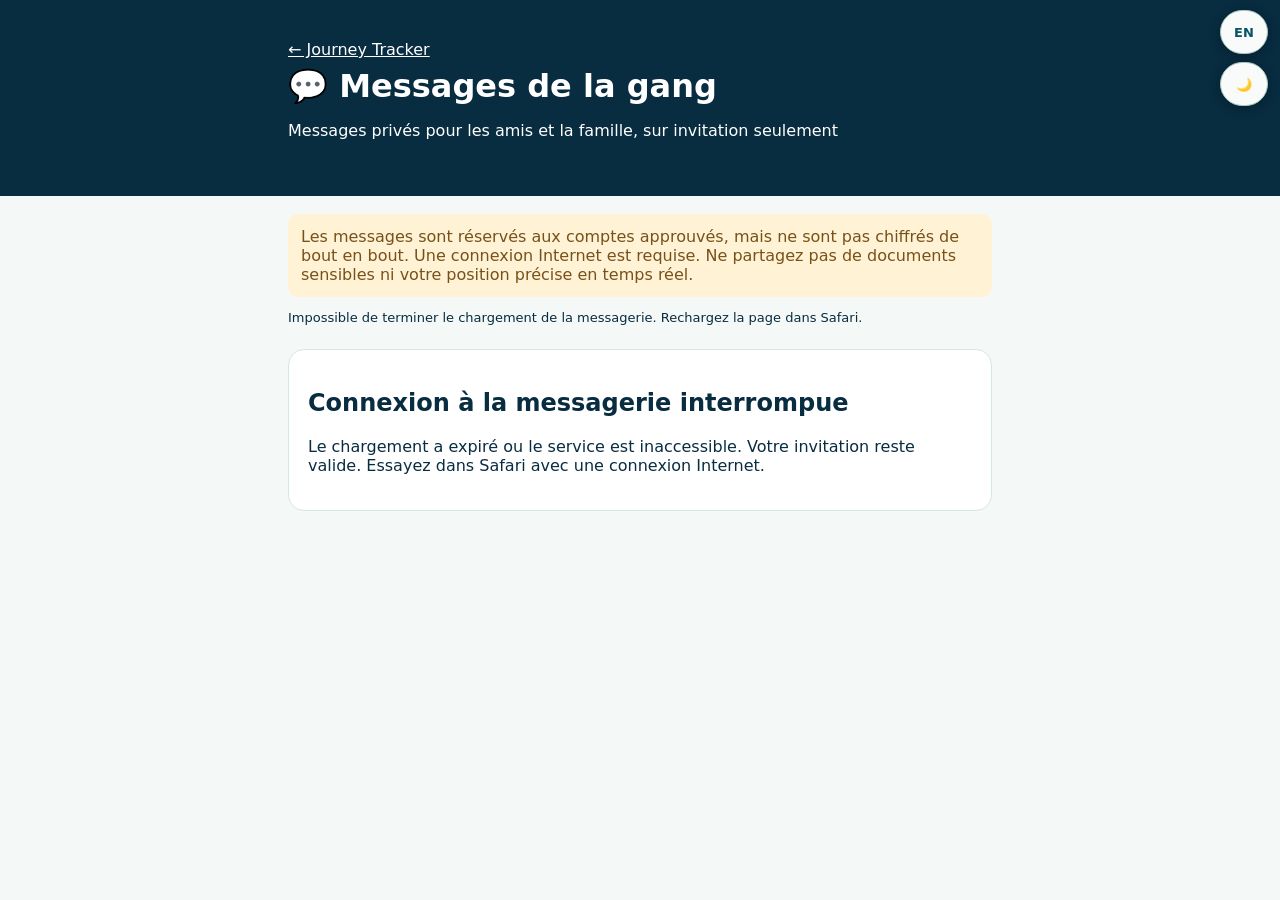
<file: messages.html>
<!doctype html><html lang="fr"><head><meta charset="utf-8"><meta name="viewport" content="width=device-width,initial-scale=1"><meta name="theme-color" content="#082c40"><title>Friends & Family Messages — Journey Tracker</title><style>
*{box-sizing:border-box}body{font:16px system-ui,-apple-system,sans-serif;background:#f4f8f6;color:#082c40;margin:0}header{background:#082c40;color:white;padding:22px 17px}.wrap{max-width:740px;margin:auto;padding:18px}h1{margin:8px 0}a{color:inherit}.card{background:white;border:1px solid #d6e6e1;padding:19px;border-radius:16px;margin:15px 0}.notice{background:#fff2d5;padding:13px;border-radius:10px;color:#78511a}label{display:block;font-weight:650;margin:14px 0 6px}input,textarea{width:100%;font:inherit;padding:12px;border:1px solid #a9c9c2;border-radius:10px}textarea{min-height:84px}button{border:0;background:#0b7b82;color:white;padding:13px 15px;border-radius:10px;font:650 14px system-ui;min-height:45px;cursor:pointer}button:disabled{opacity:.5}.secondary{background:#e8f4f1;color:#0b5961}.actions{display:flex;gap:8px;flex-wrap:wrap;margin:14px 0}.msg{border-bottom:1px solid #e1eeea;padding:14px 0;overflow-wrap:anywhere}.msg small{color:#607e87}.msg p{white-space:pre-wrap;margin:6px 0}.hidden{display:none!important}.hint{color:#54717c;font-size:13px;line-height:1.5}#status{min-height:24px;font-size:13px}#feed{max-height:55vh;overflow-y:auto}button:focus-visible,a:focus-visible{outline:3px solid #e6a568}</style></head><body><header><div class="wrap"><a href="./">← Journey Tracker</a><h1>💬 Friends & Family Messages</h1><p>Invitation-only private messages for friends and family</p></div></header><main class="wrap"><div class="notice">Messages are private to approved accounts, not end-to-end encrypted. They require internet. Avoid sensitive travel documents and real-time whereabouts.</div><p id="status" role="status" aria-live="polite">Chargement de la messagerie privée…</p><section id="unconfigured" class="card hidden"><h2>Private messaging is not connected yet</h2><p>Family invitations and the protected database must be configured before messaging can begin. No messages are publicly accessible here.</p></section><section id="login" class="card hidden"><h2>Connexion par courriel</h2><p class="hint">Entrez le courriel associé à votre invitation. Nous vous enverrons un lien de connexion à usage unique. Aucun mot de passe requis.</p><form id="loginForm"><label for="email">Adresse courriel invitée</label><input id="email" type="email" autocomplete="email" required><div class="actions"><button id="sendLink" type="submit">Recevoir mon lien de connexion</button></div></form><p class="hint">Seuls les comptes invités et approuvés pourront voir les messages. Ouvrez votre lien dans Safari sur cet appareil.</p></section><section id="pending" class="card hidden"><h2>Invitation reconnue</h2><p>Votre compte est connecté. L’organisateur doit encore approuver votre accès à la messagerie familiale.</p><div class="actions"><button id="pendingRefresh" type="button">Vérifier mon accès</button><button id="pendingLogout" type="button" class="secondary">Déconnexion</button></div><p class="hint">Aucun mot de passe n’est nécessaire. Vous pourrez utiliser un lien par courriel lors de votre prochaine connexion.</p></section><section id="board" class="card hidden"><div class="actions" style="justify-content:space-between;align-items:center"><strong id="welcome">Family board</strong><button id="logout" class="secondary">Sign out</button></div><div id="feed" aria-live="polite"><p>Loading messages…</p></div><form id="sendForm"><label for="message">Leave a message for friends and family</label><textarea id="message" maxlength="1000" placeholder="Hello from the Caribbean!" required></textarea><div class="actions"><button id="send" type="submit">Send private message</button><button id="refresh" type="button" class="secondary">Refresh</button></div></form><p class="hint">Messages sync when online. This version does not queue messages offline or provide push notifications.</p></section></main><script src="messages-config.js"></script><script type="module">
const $=id=>document.getElementById(id),status=t=>{$('status').textContent=t},show=id=>{for(const x of ['login','board','unconfigured','pending'])$(x).classList.toggle('hidden',x!==id)};
const cfg=window.JOURNEY_MESSAGES_CONFIG||{};
const limited=(operation,ms=12000)=>Promise.race([operation,new Promise((_,reject)=>setTimeout(()=>reject(new Error('timeout')),ms))]);
if(!/^https:\/\/[a-z0-9-]+\.supabase\.co$/.test(cfg.url||'')||!cfg.publishableKey){show('unconfigured');status('Private board setup required.');}
else {
 try{
 status('Chargement du service de messagerie…');
 const {createClient}=await limited(import('https://esm.sh/@supabase/supabase-js@2.49.8'));
 const client=createClient(cfg.url,cfg.publishableKey,{auth:{persistSession:true,detectSessionInUrl:true,flowType:'implicit'}});
 let user=null;
 async function refresh(){if(!user)return;const {data,error}=await client.from('family_messages').select('id,user_id,body,created_at,family_members(display_name)').order('created_at',{ascending:false}).limit(100);if(error){status('Messages could not be loaded. Check authorization.');return;}const feed=$('feed');feed.replaceChildren();if(!data.length){const p=document.createElement('p');p.textContent='No messages yet. Say hello!';feed.append(p)}for(const msg of data.slice().reverse()){const div=document.createElement('article');div.className='msg';const h=document.createElement('strong');h.textContent=msg.family_members?.display_name||'Family member';const stamp=document.createElement('small');stamp.textContent=' · '+new Date(msg.created_at).toLocaleString();const p=document.createElement('p');p.textContent=msg.body;div.append(h,stamp,p);feed.append(div)}} 
 async function sync(){status('Vérification de votre invitation…');const {data:{user:current}}=await limited(client.auth.getUser());user=current;if(!user){show('login');status('Please sign in with an invited account.');return;}const {data,error}=await limited(client.from('family_members').select('display_name').eq('user_id',user.id).maybeSingle());if(error||!data){show('pending');status('Invitation accepted. Awaiting administrator approval.');return;}show('board');$('welcome').textContent='Hello, '+data.display_name;status('Signed in · private friends and private conversation');await refresh();}
 $('loginForm').onsubmit=async e=>{e.preventDefault();const email=$('email').value.trim(),button=$('sendLink');button.disabled=true;status('Envoi du lien de connexion…');try{const {error}=await limited(client.auth.signInWithOtp({email,options:{emailRedirectTo:'https://hyrad.github.io/journey-tracker/messages.html',shouldCreateUser:false}}));if(error){status('Lien non envoyé. Vérifiez que votre compte a été invité ou attendez avant de réessayer.');return;}status('Si cette adresse correspond à un compte invité, un lien de connexion vient d’être envoyé. Consultez votre boîte courriel.');}catch(e){status('Le service de connexion ne répond pas. Réessayez dans quelques instants.');}finally{button.disabled=false;}};
 $('logout').onclick=async()=>{await client.auth.signOut();user=null;show('login');status('Signed out.');};
 $('refresh').onclick=refresh;
 $('pendingRefresh').onclick=async()=>{try{await sync()}catch(e){status('La vérification a échoué. Réessayez.')}};
 $('pendingLogout').onclick=async()=>{await client.auth.signOut();user=null;show('login');status('Déconnecté.');};
 $('sendForm').onsubmit=async e=>{e.preventDefault();if(!user)return;const body=$('message').value.trim();if(!body||body.length>1000)return;$('send').disabled=true;const {error}=await client.from('family_messages').insert({user_id:user.id,body});$('send').disabled=false;if(error){status('Message not sent. Check your connection and membership.');return;}$('message').value='';status('Message sent to approved family members.');await refresh()};
 await sync();
 }catch(e){show('unconfigured');status('Impossible de terminer le chargement de la messagerie. Rechargez la page dans Safari.');$('unconfigured').querySelector('h2').textContent='Connexion à la messagerie interrompue';$('unconfigured').querySelector('p').textContent='Le chargement a expiré ou le service est inaccessible. Votre invitation reste valide. Essayez dans Safari avec une connexion Internet.';}
}
</script><script src="i18n.js?v=1.5.14"></script><script src="theme.js?v=1.5.12"></script></body></html>
</file>
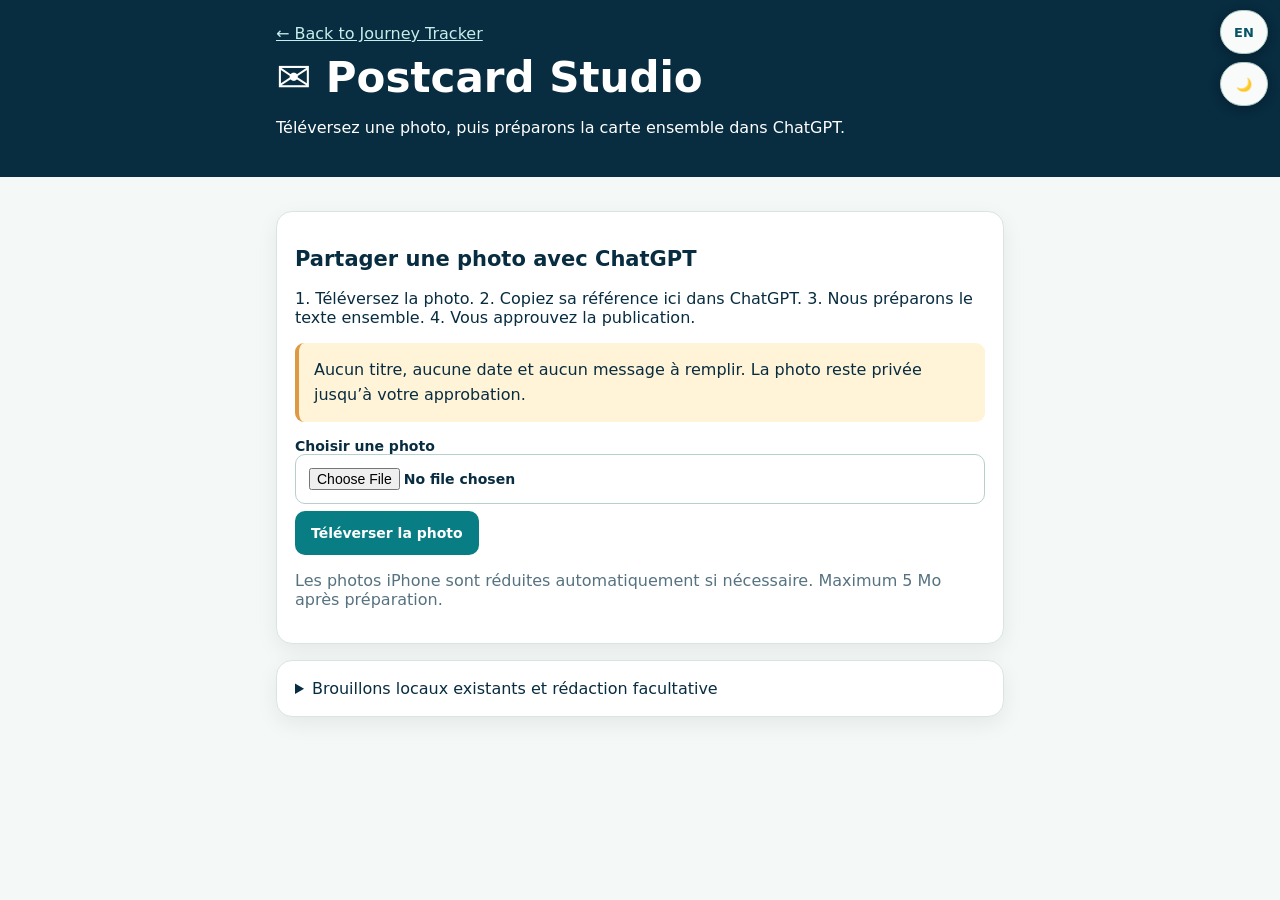
<file: postcard-studio.html>
<!doctype html><html lang="fr"><head><meta charset="utf-8"><meta name="viewport" content="width=device-width,initial-scale=1"><meta name="theme-color" content="#082c40"><title>Postcard Studio — Journey Tracker</title><style>
*{box-sizing:border-box}body{margin:0;background:#f4f8f6;color:#082c40;font:16px system-ui,-apple-system,sans-serif}.wrap{max-width:760px;margin:auto;padding:18px 16px 70px}header{background:#082c40;color:white;padding:24px 16px}header .wrap{padding:0 16px}h1{margin:10px 0 5px;font-size:clamp(28px,5vw,42px)}h2{font-size:21px}.muted{color:#567281}.note{background:#fff3d8;border-left:4px solid #de9942;padding:15px;border-radius:9px;line-height:1.55}.card{background:#fff;border:1px solid #d8e6e1;border-radius:16px;padding:18px;margin:16px 0;box-shadow:0 7px 22px #1231}label{display:block;margin:16px 0 7px;font-weight:700;font-size:14px}input,select,textarea{width:100%;padding:13px;border:1px solid #b7d0cb;border-radius:10px;font:inherit}textarea{min-height:135px;resize:vertical}button,.button{background:#087d84;border:0;color:#fff;padding:12px 16px;border-radius:10px;font:700 14px system-ui;cursor:pointer;display:inline-block;text-decoration:none;min-height:44px}button.secondary,.button.secondary{background:#e7f3ef;color:#075360;border:1px solid #bdd8d1}.actions{display:flex;gap:10px;flex-wrap:wrap;margin-top:18px}.status{margin-top:10px;font-size:13px;color:#326c5f}.draft{border:1px solid #d4e5df;border-radius:12px;padding:12px;margin:10px 0}.draft h3{margin:5px 0}.draft p{white-space:pre-wrap}.draft small{color:#64818a}.preview{background:#edf8f3;padding:15px;border-radius:12px}.preview p{white-space:pre-wrap}a{color:inherit}footer{font-size:12px;color:#5d7780}.photo-preview{width:100%;max-height:340px;object-fit:contain;border-radius:12px;background:#edf8f3;margin-top:12px}.photo-caption{font-size:12px;color:#51717b}.draft img{width:100%;max-width:320px;max-height:220px;object-fit:cover;border-radius:10px;margin-top:10px}.status{overflow-wrap:anywhere}</style></head><body><header><div class="wrap"><a href="./" style="color:#c4efea">← Back to Journey Tracker</a><h1>✉️ Postcard Studio</h1><p>Téléversez une photo, puis préparons la carte ensemble dans ChatGPT.</p></div></header><main class="wrap"><section class="card" data-i18n-skip><h2>Partager une photo avec ChatGPT</h2><p>1. Téléversez la photo. 2. Copiez sa référence ici dans ChatGPT. 3. Nous préparons le texte ensemble. 4. Vous approuvez la publication.</p><p class="note">Aucun titre, aucune date et aucun message à remplir. La photo reste privée jusqu’à votre approbation.</p><section id="upload-editor"><label>Choisir une photo<input id="upload-photo" type="file" accept="image/jpeg,image/png,image/webp"></label><button id="upload-save" type="button">Téléverser la photo</button><p class="muted">Les photos iPhone sont réduites automatiquement si nécessaire. Maximum 5 Mo après préparation.</p><div id="upload-receipt" class="item" hidden><strong>Photo enregistrée en privé ✓</strong><p>Copie la référence ci-dessous et colle-la dans notre conversation ChatGPT.</p><p id="upload-reference" class="muted"></p><button type="button" id="upload-copy">Copier la référence</button></div></section>
<p id="upload-status" role="status" aria-live="polite"></p></section><details class="card"><summary>Brouillons locaux existants et rédaction facultative</summary><div class="note"><strong>Private draft on this device only.</strong> Drafts are saved in this browser's local storage and are not uploaded, shared, or synced. Anyone using this device/browser profile may see them. Clearing browser data may delete them. Only explicitly approved entries added to the public repository can be published. Avoid sensitive details and real-time whereabouts.</div><section class="card"><h2>Write a postcard</h2><form id="editor"><label for="tripStop">Itinerary day / destination</label><select id="tripStop" required><option value="">Choose a cruise day…</option></select><label for="day">Trip date</label><input id="day" type="date" min="2026-10-24" max="2026-11-07" required><label for="headline">Postcard title</label><input id="headline" maxlength="100" placeholder="A beautiful day in Roatán" required><label for="photo">Photo à partager (facultative, 1 photo)</label><input id="photo" type="file" accept="image/jpeg,image/png,image/webp,image/heic,image/heif,image/*"><p class="muted" style="font-size:12px">Photo réduite sur l’appareil avant sauvegarde. Évite les visages ou détails personnels sans accord.</p><label for="photoAlt">Description de la photo (accessibilité)</label><input id="photoAlt" maxlength="160" placeholder="Vue de la plage et de la mer"><label for="message">Message for friends and family</label><textarea id="message" maxlength="3000" placeholder="Share a favorite moment, a place, or a little memory…" required></textarea><div class="actions"><button type="submit">Save private draft</button><button type="button" class="secondary" id="clearEditor">Clear editor</button></div></form><p id="status" class="status" role="status" aria-live="polite"></p></section><section class="card"><h2>Preview</h2><article class="preview"><small id="previewDay">Trip date</small><h3 id="previewTitle">Your postcard title</h3><p id="previewMessage">Your message will appear here.</p><img id="previewPhoto" class="photo-preview" alt="" style="display:none"><p id="previewPhotoAlt" class="photo-caption"></p></article></section><section class="card"><h2>Drafts saved on this device</h2><div id="drafts"><p class="muted">No drafts yet.</p></div></section><footer>Les photos sont sauvegardées localement avec le brouillon (espace limité). Le bouton « Copier pour ChatGPT » prépare le texte à transmettre dans la conversation; il ne publie rien. La photo reste sur cet appareil tant que vous ne la téléversez pas dans la boîte privée. La publication exige une approbation explicite. Do not copy a draft into the public journal until you approve it.</footer></details></main><script>
(()=>{'use strict';const KEY='journey-tracker-private-postcard-drafts-v1';const $=id=>document.getElementById(id);const stops=[['2026-10-24','Fort Lauderdale · Embarkation'],['2026-10-25','At sea'],['2026-10-26','At sea'],['2026-10-27','Roatán'],['2026-10-28','Belize City'],['2026-10-29','Cozumel'],['2026-10-30','At sea'],['2026-10-31','Fort Lauderdale'],['2026-11-01','Celebration Key'],['2026-11-02','At sea'],['2026-11-03','Amber Cove'],['2026-11-04','Grand Turk'],['2026-11-05','At sea'],['2026-11-06','Bimini'],['2026-11-07','Fort Lauderdale · Return']];stops.forEach(([date,place],index)=>{const option=document.createElement('option');option.value=String(index);option.textContent=date+' · '+place;$('tripStop').append(option)});$('tripStop').addEventListener('change',()=>{const i=Number($('tripStop').value);if($('tripStop').value!==''&&stops[i])$('day').value=stops[i][0];updatePreview()});let drafts=[],photoData='';try{const raw=JSON.parse(localStorage.getItem(KEY)||'[]');if(Array.isArray(raw))drafts=raw.filter(d=>d&&typeof d.id==='string'&&typeof d.message==='string').slice(0,50)}catch(e){$('status').textContent='Stored drafts could not be read.'}const save=()=>{try{localStorage.setItem(KEY,JSON.stringify(drafts));return true}catch(e){$('status').textContent='Local save failed. Your browser may have disabled storage.';return false}};const updatePreview=()=>{const image=$('previewPhoto');image.style.display=photoData?'block':'none';if(photoData)image.src=photoData;else image.removeAttribute('src');image.alt=$('photoAlt').value||'Photo du voyage';$('previewPhotoAlt').textContent=photoData?($('photoAlt').value||'Photo du voyage'):'';$('previewDay').textContent=($('tripStop').value!==''?stops[Number($('tripStop').value)]?.[1]+' · ':'')+($('day').value||'Trip date');$('previewTitle').textContent=$('headline').value||'Your postcard title';$('previewMessage').textContent=$('message').value||'Your message will appear here.'};['day','headline','message','photoAlt'].forEach(id=>$(id).addEventListener('input',updatePreview));function render(){const root=$('drafts');root.replaceChildren();if(!drafts.length){const p=document.createElement('p');p.textContent='No drafts yet.';root.append(p);return;}for(const d of drafts){const article=document.createElement('article');article.className='draft';const date=document.createElement('small');date.textContent=d.date+(Number.isInteger(d.dayIndex)&&stops[d.dayIndex]?' · '+stops[d.dayIndex][1]:'');const h=document.createElement('h3');h.textContent=d.title;const photo=document.createElement('img');if(d.photo){photo.src=d.photo;photo.alt=d.photoAlt||'Photo du voyage';photo.loading='lazy'}const body=document.createElement('p');body.textContent=d.message;const actions=document.createElement('div');actions.className='actions';const edit=document.createElement('button');edit.className='secondary';edit.textContent='Edit';edit.onclick=()=>{$('day').value=d.date;$('tripStop').value=Number.isInteger(d.dayIndex)?String(d.dayIndex):String(stops.findIndex(x=>x[0]===d.date));$('headline').value=d.title;$('message').value=d.message;$('photoAlt').value=d.photoAlt||'';photoData=d.photo||'';$('photo').value='';$('editor').dataset.editing=d.id;updatePreview();window.scrollTo({top:0,behavior:'smooth'})};const copy=document.createElement('button');copy.textContent='Copier pour ChatGPT';const feedback=document.createElement('div');feedback.setAttribute('data-i18n-skip','');feedback.setAttribute('aria-live','polite');feedback.className='status';const packet=document.createElement('textarea');packet.readOnly=true;packet.hidden=true;packet.setAttribute('aria-label','Texte de la carte à transmettre à ChatGPT');packet.rows=9;const help=document.createElement('p');help.hidden=true;help.textContent='Collez ce texte dans ChatGPT pour préparer la publication. Cette action ne publie rien.';const upload=document.createElement('a');upload.href='./postcard-upload.html';upload.textContent='Téléverser la photo dans la boîte privée ↗';upload.target='_blank';upload.rel='noopener';upload.hidden=true;copy.onclick=async()=>{const txt='POSTCARD DRAFT — NOT APPROVED FOR PUBLICATION\nDate: '+d.date+'\nItinerary day: '+(Number.isInteger(d.dayIndex)?d.dayIndex:'Not assigned')+'\nTitle: '+d.title+'\nMessage: '+d.message+'\n\nPublication requires explicit approval.';packet.value=txt;packet.hidden=false;help.hidden=false;upload.hidden=!d.photo;feedback.textContent='Texte prêt ci-dessous. Copie en cours…';copy.disabled=true;try{await Promise.race([navigator.clipboard.writeText(txt),new Promise((_,reject)=>setTimeout(()=>reject(Error('Clipboard timeout')),2500))]);feedback.textContent='Texte copié ✓ Collez-le dans ChatGPT. Rien n’a été publié.'}catch(e){feedback.textContent='Copie automatique indisponible. Touchez le texte ci-dessous, sélectionnez tout et copiez-le.';packet.focus();packet.select();}finally{copy.disabled=false;feedback.scrollIntoView({block:'nearest',behavior:'smooth'});}};const remove=document.createElement('button');remove.className='secondary';remove.textContent='Delete';remove.onclick=()=>{if(!confirm('Delete this local draft?'))return;drafts=drafts.filter(x=>x.id!==d.id);if(save())render()};actions.append(edit,copy,remove);article.append(date,h);if(d.photo)article.append(photo);article.append(body,actions,feedback,packet,help,upload);root.append(article)}}$('editor').addEventListener('submit',e=>{e.preventDefault();const date=$('day').value,title=$('headline').value.trim(),message=$('message').value.trim();if(!date||!title||!message)return;const id=$('editor').dataset.editing||String(Date.now());const dayIndex=Number($('tripStop').value);if($('tripStop').value===''||!stops[dayIndex]||stops[dayIndex][0]!==date){$('status').textContent='Choose an itinerary day matching the postcard date.';return;}const entry={id,date,dayIndex,title,message,photo:photoData||'',photoAlt:$('photoAlt').value.trim()};drafts=[entry,...drafts.filter(d=>d.id!==id)].slice(0,50);if(save()){$('editor').dataset.editing=id;$('status').textContent='Brouillon enregistré sur cet appareil ✓ Rien n’a été publié.';render();$('drafts').scrollIntoView({block:'start',behavior:'smooth'})}});$('clearEditor').onclick=()=>{$('editor').reset();photoData='';delete $('editor').dataset.editing;updatePreview()};$('photo').addEventListener('change',async()=>{const file=$('photo').files?.[0];if(!file){photoData='';updatePreview();return}if(!file.type.startsWith('image/')){$('status').textContent='Choisissez une image.';return}if(file.size>18000000){$('status').textContent='Cette photo est trop volumineuse (maximum 18 Mo).';return}try{const bitmap=await createImageBitmap(file),scale=Math.min(1,1200/Math.max(bitmap.width,bitmap.height)),canvas=document.createElement('canvas');canvas.width=Math.round(bitmap.width*scale);canvas.height=Math.round(bitmap.height*scale);canvas.getContext('2d').drawImage(bitmap,0,0,canvas.width,canvas.height);bitmap.close?.();photoData=canvas.toDataURL('image/jpeg',.68);if(photoData.length>680000){$('status').textContent='Photo trop volumineuse après réduction. Essayez une autre image.';photoData=''}else{$('status').textContent='Photo ajoutée au brouillon local. Non publiée.'}updatePreview()}catch(e){photoData='';$('status').textContent='Impossible de lire cette photo. Essayez un JPEG.';updatePreview()}});render();updatePreview()})();
</script><script src="i18n.js?v=1.5.14"></script><script src="theme.js?v=1.5.12"></script><script src="messages-config.js"></script><script type="module">
const $=id=>document.getElementById('upload-'+id),status=t=>$('status').textContent=t,cfg=window.JOURNEY_MESSAGES_CONFIG;
const {createClient}=await import('https://esm.sh/@supabase/supabase-js@2.49.8');
// Isolate from previous magic-link logins: upload always uses anonymous staging policies.
const sb=createClient(cfg.url,cfg.publishableKey,{auth:{persistSession:false,autoRefreshToken:false,detectSessionInUrl:false}});
let reference='';
$('copy').onclick=async()=>{const value='Photo Journey Tracker : '+reference;if(!reference)return;try{await navigator.clipboard.writeText(value);status('Référence copiée. Reviens dans ChatGPT et colle-la ici.')}catch(e){status('Sélectionne la référence affichée et copie-la manuellement.')}};
$('save').onclick=async()=>{const file=$('photo').files[0];if(!file){status('Choisis une photo.');return}
$('save').disabled=true;$('receipt').hidden=true;status('Préparation de la photo…');
let uploadFile=file,ext={'image/jpeg':'jpg','image/png':'png','image/webp':'webp'}[file.type];
try{
if(!ext||file.size>4500000){
 const bitmap=await createImageBitmap(file);
 const scale=Math.min(1,1800/Math.max(bitmap.width,bitmap.height));
 const canvas=document.createElement('canvas');canvas.width=Math.max(1,Math.round(bitmap.width*scale));canvas.height=Math.max(1,Math.round(bitmap.height*scale));
 canvas.getContext('2d').drawImage(bitmap,0,0,canvas.width,canvas.height);bitmap.close?.();
 const blob=await new Promise(resolve=>canvas.toBlob(resolve,'image/jpeg',0.78));
 if(!blob)throw new Error('Image conversion unavailable');
 uploadFile=blob;ext='jpg';
}
if(uploadFile.size>5000000)throw new Error('Photo still too large after resizing');
}catch(e){status('Impossible de préparer cette photo. Essaie une autre image ou une capture d’écran. '+(e?.message||''));$('save').disabled=false;return}
status('Téléversement de la photo en cours…');
const id=crypto.randomUUID(),path='inbox/'+crypto.randomUUID()+'.'+ext;
try{
const uploaded=await sb.storage.from('journey-postcards').upload(path,uploadFile,{contentType:ext==='jpg'?'image/jpeg':file.type,upsert:false});
if(uploaded.error)throw uploaded.error;
// Anonymous INSERT has no SELECT rights. Supply client-generated UUID and do not request a returned row.
const inserted=await sb.from('journey_postcards').insert({id,author_id:null,travel_date:null,title:'Photo en attente',message:'Texte à préparer dans ChatGPT',photo_path:path,photo_alt:'',published:false});
if(inserted.error)throw inserted.error;
reference=id;$('reference').textContent=id;$('receipt').hidden=false;$('photo').value='';status('Téléversement réussi. La photo reste privée jusqu’à ton approbation dans ChatGPT.');
}catch(e){status('Échec du téléversement : '+(e?.message||'Erreur inconnue')+'. Aucun brouillon public n’a été publié. Réessaie avec une autre photo au besoin.')}
finally{$('save').disabled=false}};
</script></body></html>
</file>
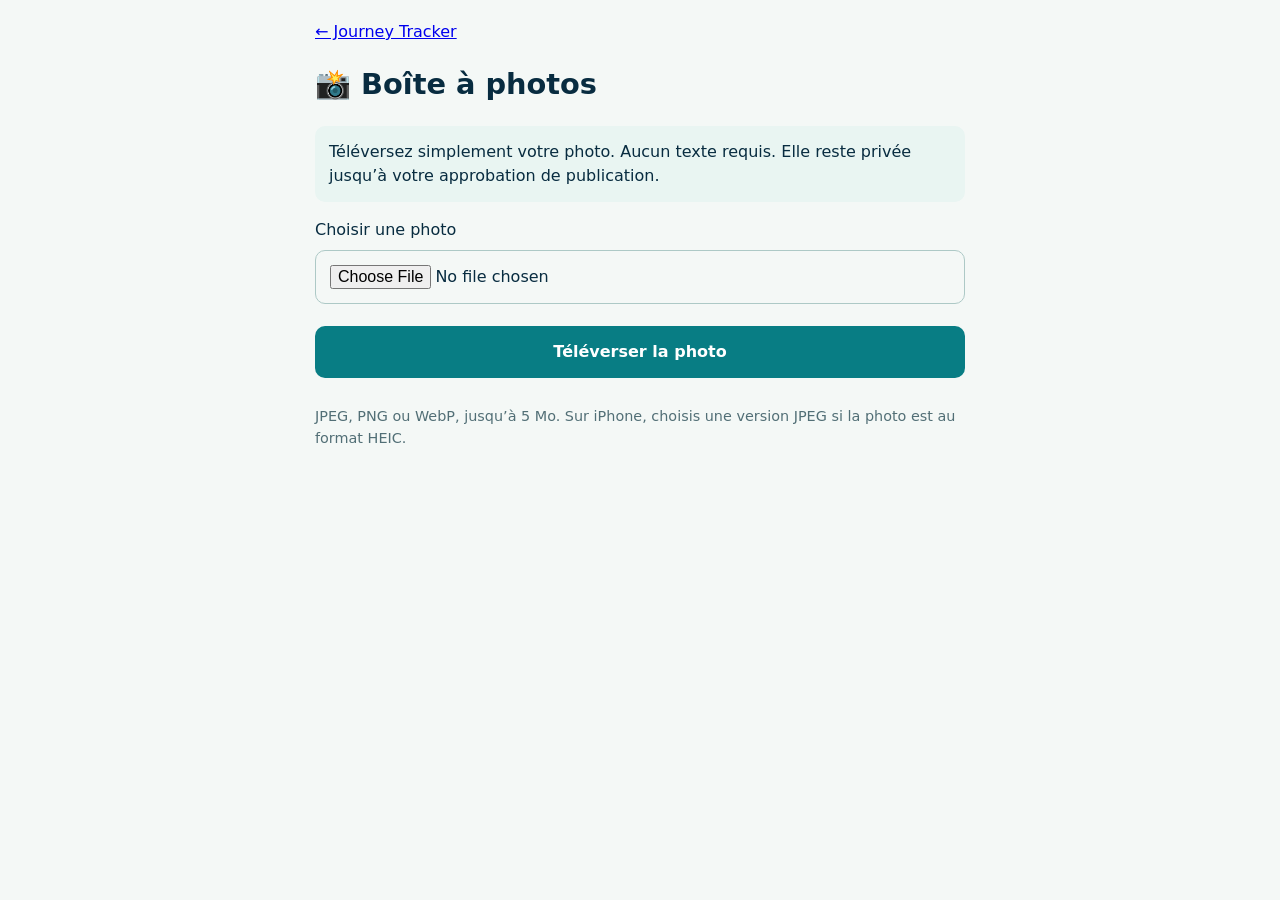
<file: postcard-upload.html>
<!doctype html>
<html lang="fr"><head><meta charset="utf-8"><meta name="viewport" content="width=device-width,initial-scale=1"><title>Journey Tracker — Boîte à photos</title>
<style>
:root{color-scheme:light}body{font:16px system-ui,-apple-system,sans-serif;background:#f4f8f6;color:#082c40;max-width:650px;margin:auto;padding:20px;line-height:1.5}
h1{font-size:1.8rem}input,button{box-sizing:border-box;width:100%;padding:14px;margin:8px 0 14px;font:inherit;border-radius:10px;border:1px solid #adc9c6}
button{background:#087d84;color:#fff;border:0;font-weight:650;cursor:pointer}button:disabled{opacity:.55}
.notice{background:#e9f5f2;padding:14px;border-radius:10px}.item{background:white;border:1px solid #c9ded8;border-radius:12px;padding:14px;margin:12px 0;overflow-wrap:anywhere}
.item button{margin:10px 0 0}.muted{color:#526f76;font-size:.9rem}#status{font-weight:600}
</style></head><body><a href="./">← Journey Tracker</a>
<h1>📸 Boîte à photos</h1><p class="notice">Téléversez simplement votre photo. Aucun texte requis. Elle reste privée jusqu’à votre approbation de publication.</p>
<section id="editor"><label>Choisir une photo<input id="photo" type="file" accept="image/jpeg,image/png,image/webp"></label><button id="save" type="button">Téléverser la photo</button><p class="muted">JPEG, PNG ou WebP, jusqu’à 5 Mo. Sur iPhone, choisis une version JPEG si la photo est au format HEIC.</p><div id="receipt" class="item" hidden><strong>Photo enregistrée en privé ✓</strong><p>Copie la référence ci-dessous et colle-la dans notre conversation ChatGPT.</p><p id="reference" class="muted"></p><button type="button" id="copy">Copier la référence</button></div></section>
<p id="status" role="status" aria-live="polite"></p><script src="messages-config.js"></script><script type="module">
const $=id=>document.getElementById(id),status=t=>$('status').textContent=t,cfg=window.JOURNEY_MESSAGES_CONFIG;
const {createClient}=await import('https://esm.sh/@supabase/supabase-js@2.49.8');
// Isolate from previous magic-link logins: upload always uses anonymous staging policies.
const sb=createClient(cfg.url,cfg.publishableKey,{auth:{persistSession:false,autoRefreshToken:false,detectSessionInUrl:false}});
let reference='';
$('copy').onclick=async()=>{const value='Photo Journey Tracker : '+reference;if(!reference)return;try{await navigator.clipboard.writeText(value);status('Référence copiée. Reviens dans ChatGPT et colle-la ici.')}catch(e){status('Sélectionne la référence affichée et copie-la manuellement.')}};
$('save').onclick=async()=>{const file=$('photo').files[0];if(!file){status('Choisis une photo.');return}
const ext={'image/jpeg':'jpg','image/png':'png','image/webp':'webp'}[file.type];
if(!ext||file.size>5000000){status('Choisis un fichier JPEG, PNG ou WebP de 5 Mo maximum.');return}
$('save').disabled=true;$('receipt').hidden=true;status('Téléversement de la photo en cours…');
const id=crypto.randomUUID(),path='inbox/'+crypto.randomUUID()+'.'+ext;
try{
const uploaded=await sb.storage.from('journey-postcards').upload(path,file,{contentType:file.type,upsert:false});
if(uploaded.error)throw uploaded.error;
// Anonymous INSERT has no SELECT rights. Supply client-generated UUID and do not request a returned row.
const inserted=await sb.from('journey_postcards').insert({id,author_id:null,travel_date:null,title:'Photo en attente',message:'Texte à préparer dans ChatGPT',photo_path:path,photo_alt:'',published:false});
if(inserted.error)throw inserted.error;
reference=id;$('reference').textContent=id;$('receipt').hidden=false;$('photo').value='';status('Téléversement réussi. La photo reste privée jusqu’à ton approbation dans ChatGPT.');
}catch(e){status('Échec du téléversement : '+(e?.message||'Erreur inconnue')+'. Aucun brouillon public n’a été publié. Réessaie avec une autre photo au besoin.')}
finally{$('save').disabled=false}};
</script></body></html>
</file>
